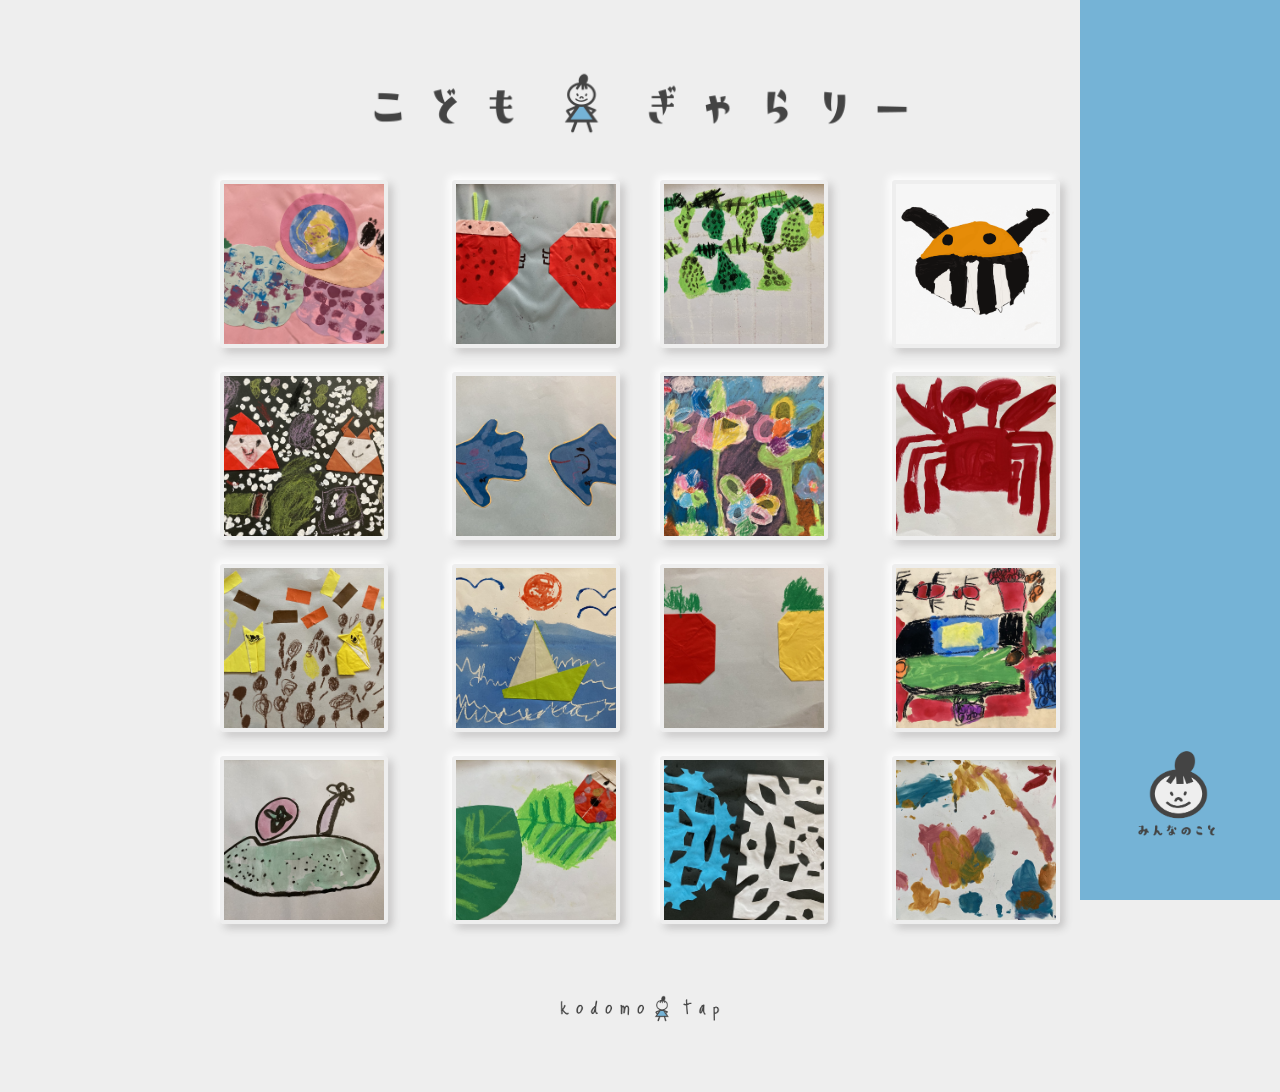
<file: index.html>
<!DOCTYPE html>
<html lang="ja">
<head>
    <meta charset="UTF-8">
    <meta name="viewport" content="width=device-width, initial-scale=1.0">
    <title>こどもぎゃらりー</title>
    <link rel="preconnect" href="https://fonts.googleapis.com">
    <link rel="preconnect" href="https://fonts.gstatic.com" crossorigin>
    <link href="https://fonts.googleapis.com/css2?family=Righteous&family=Roboto&display=swap" rel="stylesheet">
    <link href="https://fonts.googleapis.com/icon?family=Material+Icons"
      rel="stylesheet">
    <link rel="icon" type="image/svg+xml" href="images/favicon2.svg">
    
    <link rel="stylesheet" href="css/style.css">
</head>
<body>
    <div id="mask" class="display-none"></div>
    <main>
        <header>
            <a href="index.html"><h1><img src="images/img_top_title2.png"></h1></a>
        </header>
        <section class="gallery" id="main_container">
            <div class="products">
                <img src="garelly/yuzu_01.jpeg">
            </div>
            <div class="products">
                <img src="garelly/kai_01.jpeg">
            </div>
            <div class="products">
                <img src="garelly/shizuku_04.jpeg">
            </div>
            <div class="products">
                <img src="garelly/yuzu_05.png">
            </div>
            <div class="products">
                <img src="garelly/yuzu_02.jpeg">
            </div>
            <div class="products">
                <img src="garelly/yuzu_03.jpeg">
            </div>
            <div class="products">
                <img src="garelly/shizuku_01.jpeg">
            </div>
            <div class="products">
                <img src="garelly/kai_02.jpeg">
            </div>
            <div class="products">
                <img src="garelly/sumire_01.jpeg">
            </div>
            <div class="products">
                <img src="garelly/shizuku_02.jpeg">
            </div>
            <div class="products">
                <img src="garelly/yuzu_04.jpeg">
            </div>
            <div class="products">
                <img src="garelly/kai_04.jpeg">
            </div>
            <div class="products">
                <img src="garelly/kai_03.jpeg">
            </div>
            <div class="products">
                <img src="garelly/shizuku_03.jpeg">
            </div>
            <div class="products">
                <img src="garelly/kai_05.jpeg">
            </div>
            <div class="products">
                <img src="garelly/shizuku_05.jpeg">
            </div>
        </section>
        <div id="popup" class="display-none">
            <div><span id="close" class="material-icons">highlight_off</span></div>
            <div class="popup-img-container">
                <span id="prev" class="material-icons">chevron_left</span>
                <div id="popup_img">
                    <h2 id="popup_title"><span id="creater_name">だれか</span>のさくひん</h2>
                </div>
                <span id="next" class="material-icons">chevron_right</span>
            </div>
        </div>
        <footer>
            <a href="services.html">
                <img src="images/kodomo_tap.png" width="160">
            </a>
        </footer>
    </main>
    <section class="sub-nav">
        <a href="profile.html">
            <img src="images/icon_profiel.png">
        </a>
    </section>
    <a href="profile.html" class="profiel-icon">
        <img src="images/icon_profiel.png">
    </a>    
    <script src="js/main.js"></script>
</body>
</html>
</file>
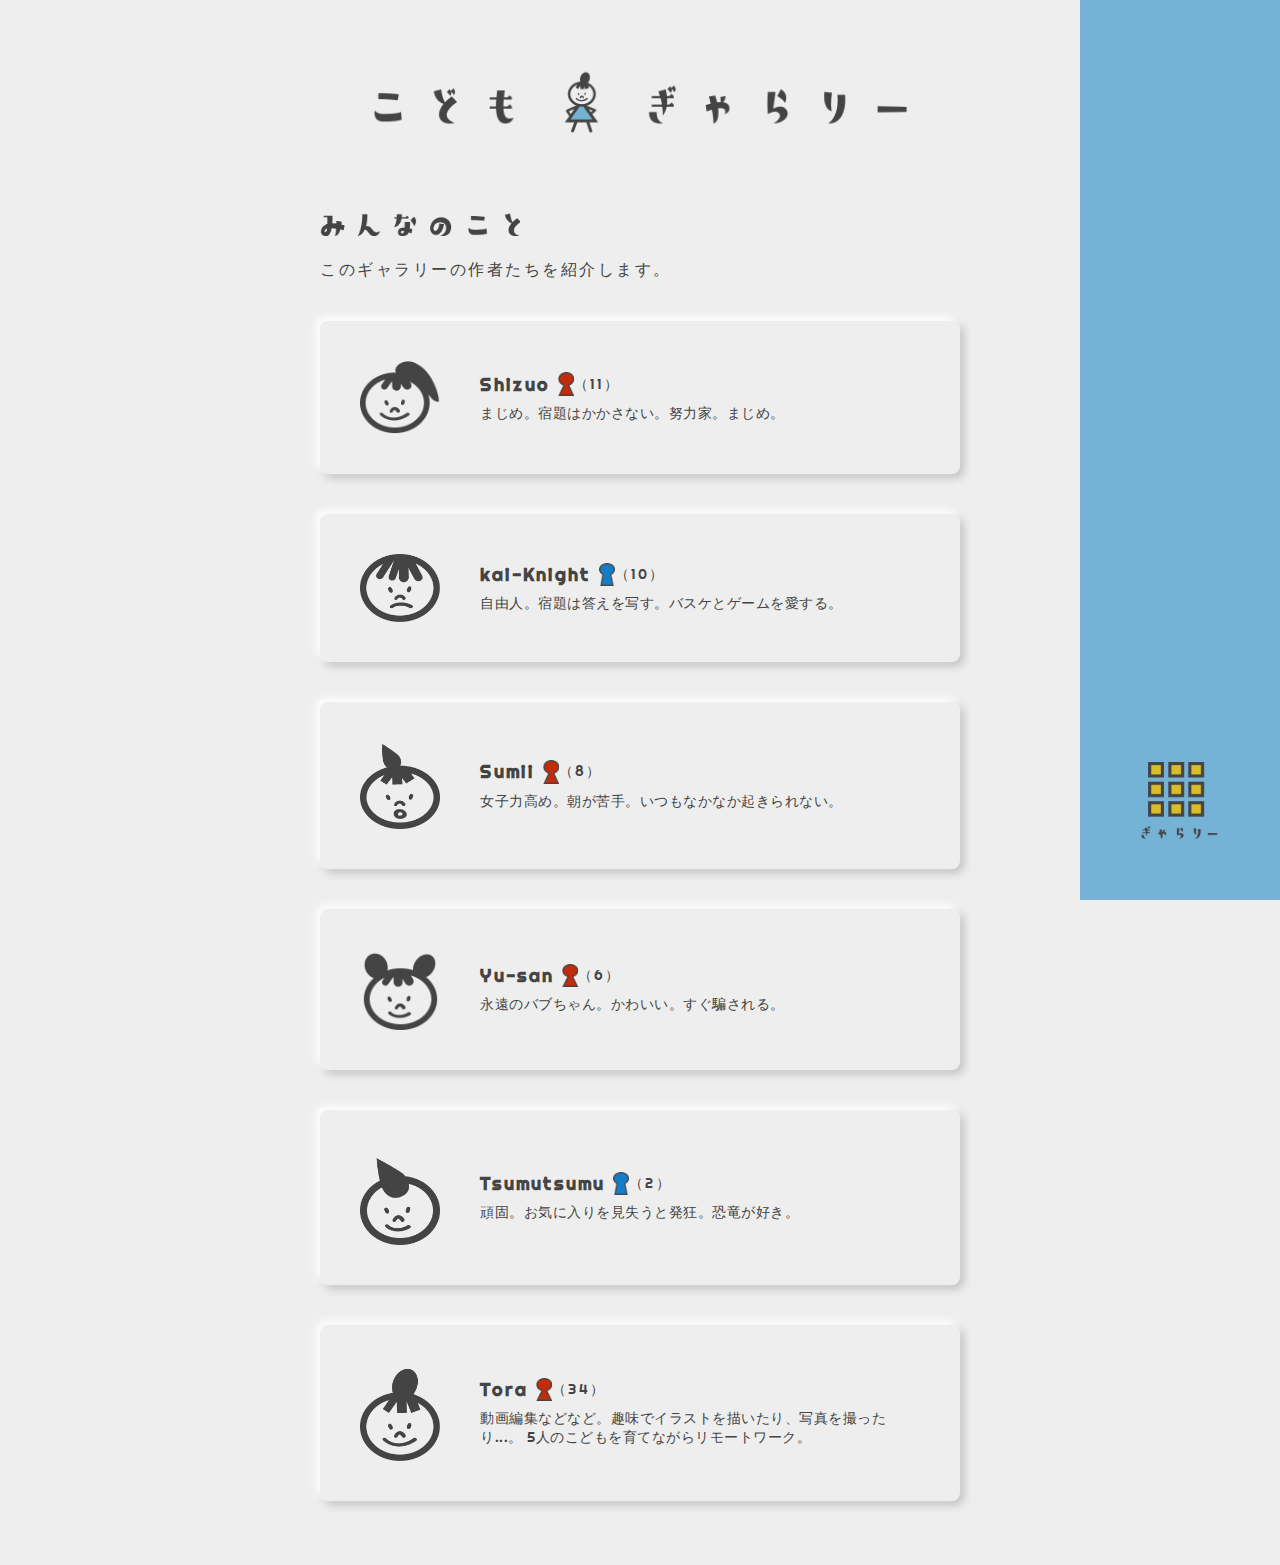
<file: profile.html>
<!DOCTYPE html>
<html lang="ja">
<head>
    <meta charset="UTF-8">
    <meta http-equiv="X-UA-Compatible" content="IE=edge">
    <meta name="viewport" content="width=device-width, initial-scale=1.0">
    <title>こどもぎゃらりー : みんなのこと</title>
    <link rel="preconnect" href="https://fonts.googleapis.com">
    <link rel="preconnect" href="https://fonts.gstatic.com" crossorigin>
    <link href="https://fonts.googleapis.com/css2?family=Righteous&family=Roboto&display=swap" rel="stylesheet">
    <link href="https://fonts.googleapis.com/icon?family=Material+Icons" rel="stylesheet">
    <link rel="stylesheet" href="css/style.css">
</head>
<body>
    <main>
        <header>
            <a href="index.html"><h1><img src="images/img_top_title.png"></h1></a>
        </header>
        <section class="profiles">
            <h2><img src="images/img_profiel_title.png"></h2>
            <p>このギャラリーの作者たちを紹介します。</p>
            <div class="person">
                <img src="images/icon-shizuku.png">
                <div class="desc">
                    <div class="name"><h2>Shizuo</h2><img src="images/icon_woman.png"><p>（11）</p></div>
                    <p>
                        まじめ。宿題はかかさない。努力家。まじめ。
                    </p>
                </div>
            </div>

            <div class="person">
                <img src="images/icon_kai.png">
                <div class="desc">
                    <div class="name"><h2>kai-Knight</h2><img src="images/icon_man.png"><p>（10）</p></div>
                    <p>
                        自由人。宿題は答えを写す。バスケとゲームを愛する。
                    </p>
                </div>
            </div>

            <div class="person">
                <img src="images/icon_sumi.png">
                <div class="desc">
                    <div class="name"><h2>Sumii</h2><img src="images/icon_woman.png"><p>（8）</p></div>
                    <p>
                        女子力高め。朝が苦手。いつもなかなか起きられない。
                    </p>
                </div>
            </div>

            <div class="person">
                <img src="images/icon_yuzu.png">
                <div class="desc">
                    <div class="name"><h2>Yu-san</h2><img src="images/icon_woman.png"><p>（6）</p></div>
                    <p>
                        永遠のバブちゃん。かわいい。すぐ騙される。
                    </p>
                </div>
            </div>

            <div class="person">
                <img src="images/icon_tsumu.png">
                <div class="desc">
                    <div class="name"><h2>Tsumutsumu</h2><img src="images/icon_man.png"><p>（2）</p></div>
                    <p>
                        頑固。お気に入りを見失うと発狂。恐竜が好き。
                    </p>
                </div>
            </div>

            <div class="person">
                <img src="images/icon_mama.png">
                <div class="desc">
                    <div class="name"><h2>Tora</h2><img src="images/icon_woman.png"><p>（34）</p></div>
                    <p>
                        動画編集などなど。趣味でイラストを描いたり、写真を撮ったり...。
                        5人のこどもを育てながらリモートワーク。
                    </p>
                </div>
            </div>
        </section>
    </main>
    <section class="sub-nav">
        <a href="index.html">
            <img src="images/icon_garelly.png">
        </a>
    </section>
    <a href="index.html" class="profiel-icon">
        <img src="images/icon_garelly.png">
    </a>
</body>
</html>
</file>
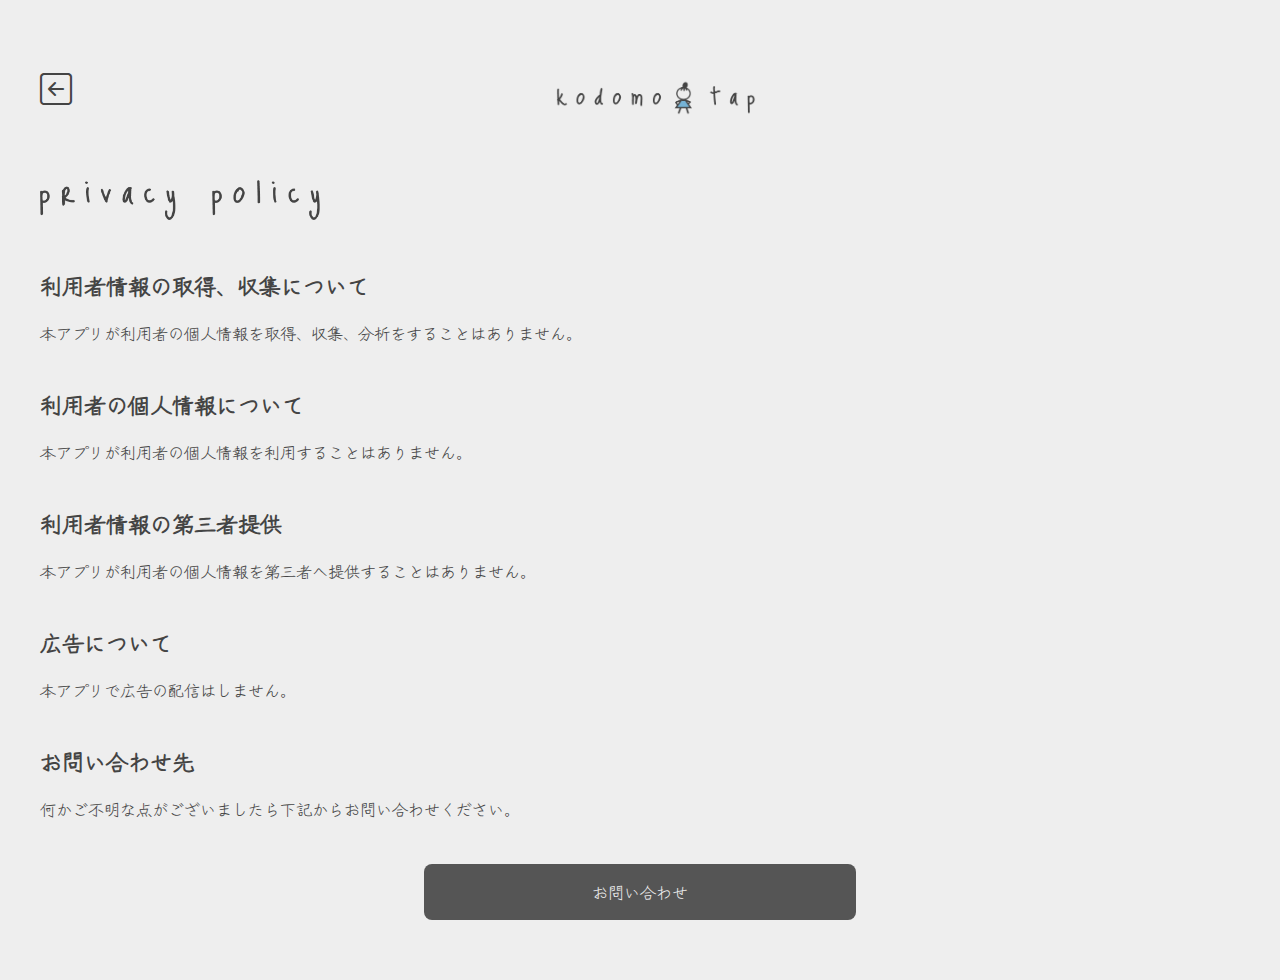
<file: services.html>
<!DOCTYPE html>
<html lang="en">
<head>
    <meta charset="UTF-8">
    <meta http-equiv="X-UA-Compatible" content="IE=edge">
    <meta name="viewport" content="width=device-width, initial-scale=1.0">
    <title>サービス</title>
    <link rel="icon" type="image/svg+xml" href="images/favicon2.svg">
    <link rel="preconnect" href="https://fonts.googleapis.com">
    <link rel="preconnect" href="https://fonts.gstatic.com" crossorigin>
    <link rel="stylesheet" href="https://cdn.jsdelivr.net/npm/bootstrap-icons@1.7.2/font/bootstrap-icons.css">
    <link href="https://fonts.googleapis.com/css2?family=Zen+Kurenaido&display=swap" rel="stylesheet">
    <link rel="stylesheet" href="css/style.css">
</head>
<body>
    <main class="services">
        <div>
            <a href="index.html">
                <i class="bi bi-arrow-left-square back-button"></i>
            </a>
            <h1 class="service-title">
                <img src="images/kodomo_tap.png" width="200">
            </h1>
        </div>
        <section class="privacy">
            <h1>
                <img src="images/privacy policy.png" width="280">
            </h1>
            <h2>利用者情報の取得、収集について</h2>
            <p>本アプリが利用者の個人情報を取得、収集、分析をすることはありません。</p>
            <h2>利用者の個人情報について</h2>
            <p>本アプリが利用者の個人情報を利用することはありません。</p>
            <h2>利用者情報の第三者提供</h2>
            <p>本アプリが利用者の個人情報を第三者へ提供することはありません。</p>
            <h2>広告について</h2>
            <p>本アプリで広告の配信はしません。</p>
            <h2>お問い合わせ先</h2>
            <p>何かご不明な点がございましたら下記からお問い合わせください。</p>
            <a href="https://docs.google.com/forms/d/e/1FAIpQLSetAFN87-lMA1xkzjfFg4NhpKAN0yLopN6ixpKgyQg1NpNlHw/viewform">お問い合わせ</a>
        </section>
    </main>
</body>
</html>
</file>
<file: css/style.css>
body {
    margin: 0;
    font-family: 'Righteous', cursive;
    color: #444;
    display: flex;
}

a {
    text-decoration: none;
    color: #eee;
}

.material-icons {
    user-select: none;
}

main {
    padding: 16px;
    background: #eee;
    min-height: 100vh;
    width: 100%;
    position: relative;
}

main header {
    position: relative;
}

main header h1 {
    text-align:  center;
    margin: 0;
}

main header img {
    width: 320px;
}

.sub-nav {
    display: none;
}

.sub-nav img {
    user-select: none;
}

.profiel-icon {
    position: fixed;
    bottom: 16px;
    right: 16px;
    display: inline-block;
}

.profiel-icon img {
    width: 80px;
    user-select: none;
}

#mask {
    position: fixed;
    inset: 0;
    width: 100vw;
    height: 100vh;
    background: rgba(0, 0, 0, .3);
    z-index: 2;
}

.gallery {
    width: 320px;
    display: flex;
    justify-content: center;
    flex-wrap: wrap;
    margin: 16px auto 0;
}

.gallery .products {
    width: 128px;
    height: 128px;
    overflow: hidden;
    position: relative;
    cursor: pointer;
    border-radius: 4px;
    box-shadow: -4px -4px 8px rgb(255, 255, 255),
                4px 4px 8px rgb(194, 193, 193);
    border: 4px solid #eee;
    transition: all .3s;
    margin-bottom: 24px;
}

.gallery .products:nth-child(odd) {
    margin: 0 24px 0 0;
}

.gallery .products img {
    width: 100%;
    height: 100%;
    position: absolute;
    object-fit: cover;
}

#popup {
    width: 80%;
    color: #eee;
    text-align: center;
    background: #d9bd29;
    position: fixed;
    top: 100px;
    right: 0;
    left: 0;
    margin: auto;
    padding: 16px 8px;
    border-radius: 8px;
    box-shadow: 0 0 16px #666;
}

.display-none {
    display: none;
}

.display-block {
    display: block;
    z-index: 99;
}

.mask-on {
    display: block;
}

#popup > div {
    width: 100%;
    display: flex;
    justify-content: flex-start;
}

#popup .material-icons {
    font-size: 32px;
    padding: 4px;
    cursor: pointer;
}

.popup-img-container {
    width: 100%;
    display: flex;
    align-items: center;
    margin: 0 auto;
}

.popup-img-container #prev {
    position: absolute;
    top: 140px;
    left: 0;
    font-size: 42px;
}

.popup-img-container #next {
    position: absolute;
    top: 140px;
    right: 0;
    font-size: 42px;
}

.popup_img {
    width: 75%;
    border: 8px solid #eee;
    box-sizing: border-box;
    user-select: none;
}

#popup_title {
    font-size: 14px;
    font-weight: normal;
    margin: 8px 0;
}

#popup_title span {
    font-size: 24px;
    letter-spacing: 2px;
    display: block;
}

.profiles {
    width: 320px;
    margin: 8px auto 0;
}

.profiles > h2 {
    margin: 0;
}

.profiles > h2 img {
    width: 140px;
}

.profiles h2 + p {
    letter-spacing: 0.5px;
    margin: 16px 0 0;
}

.profiles .person {
    display: flex;
    justify-content: flex-start;
    align-items: center;
    margin: 24px auto 0;
    padding: 16px 24px;
    border-radius: 8px;
    box-shadow: -4px -4px 8px rgb(255, 255, 255),
                4px 4px 8px rgb(194, 193, 193);
}

.profiles .person > img {
    width: 48px;
    object-fit: contain;
    margin-right: 16px;
}

.profiles .person .name {
    display: flex;
    align-items: center;
}

.profiles .person .name h2 {
    letter-spacing: 1px;
    margin: 0 8px 0 0;
    font-size: 18px;
}

.profiles .person .name p {
    letter-spacing: .5px;
    font-size: 14px;
    margin: 0;
}

.profiles .person .name img {
    width: 12px;
    object-fit: contain;
}

.profiles .person .desc p {
    font-size: 14px;
    letter-spacing: .5px;
    margin: 8px 0 0 0;
}

footer {
    text-align: center;
    margin: 0;
}

.services {
    padding: 40px;
}

.services div {
    display: flex;
    padding: 32px 0 56px;
}

.services > a {
    padding: 0;
}

.services .back-button {
    font-size: 32px;
    color: #444;
    margin-left: auto;
    display: block;
}

.services .service-title {
    text-align: center;
    margin: 0;
    margin-right: auto;
    margin-left: auto;
}

.privacy {
    /* padding: 40px; */
    font-family: 'Zen Kurenaido', sans-serif;
}

.privacy h1 {
    margin: 0 0 40px 0;
}

.privacy h2 {
    font-size: 22px;
}

.privacy p {
    margin-bottom: 40px;
    line-height: 1.8;
}

.privacy a {
    background: #555;
    border-radius: 8px;
    padding: 16px;
    margin: 24px auto 0;
    display: block;
    text-align: center;
    max-width: 400px;
}

.privacy a:hover {
    opacity: 0.8;
}

@media (min-width: 800px) {

    main {
        padding: 64px;
        min-height: 100vh;
        width: 100%;
        position: relative;
    }

    main .service-title {
        padding-top: 0;
    }

    main header img {
        width: 560px;
    }
    
    /* main header .material-icons {
        font-size: 40px;
        font-weight: bold;
        position: absolute;
        left: 0;
        top: 0;
        cursor: pointer;
        padding: 16px;
        transition: box-shadow 0.3s;
        border-radius: 50%;
    } */
    
    /* main header .material-icons:hover {
        box-shadow: -4px -4px 8px #859cbe,
                    4px 4px 8px #4a576b;
    } */
    
    .sub-nav {
        background: #75b3d6;
        width: 200px;
        box-sizing: border-box;
        padding: 40px;
        min-height: 100vh;
        position: fixed;
        top: 0;
        bottom: 0;
        right: 0;
        display: flex;
        align-items: flex-end;
        justify-content: center;
    }
    
    .sub-nav img {
        width: 120px;
        box-sizing: border-box;
        cursor: pointer;
        padding: 16px;
        transition: box-shadow 0.3s;
        border-radius: 20%;
    }
    
    .sub-nav img:hover {
        box-shadow: -4px -4px 8px #84c9f1,
                    4px 4px 8px #5b8ca8;
    }
    
    .gallery {
        width: 840px;
        display: flex;
        justify-content: space-between;
        flex-wrap: wrap;
        margin: 32px auto 0;
    }
    
    .gallery .products {
        width: 160px;
        height: 160px;
    }

    #popup {
        width: 600px;
        color: #eee;
        text-align: center;
        background: #d9bd29;
        position: absolute;
        top: 100px;
        right: 0;
        left: 0;
        margin: auto;
        padding: 24px 32px 32px;
        border-radius: 8px;
        box-shadow: 0 0 16px #666;
    }

    #popup > div {
        width: 100%;
        display: flex;
        justify-content: flex-start;
    }
    
    #popup .material-icons {
        font-size: 48px;
        line-height: 48px;
        border-radius: 50%;
        transition: all .3s;
        cursor: pointer;
    }

    #popup .material-icons:hover {
        box-shadow: -4px -4px 8px #eecf35,
                    4px 4px 8px #bea421;
    }

    .popup_img_container {
        width: 100%;
        display: flex;
        justify-content: space-around;
        align-items: center;
    }
    
    #popup_img {
        width: 100%;
        margin: 0 auto;
    }

    #popup_img img {
        margin-bottom: 16px;
    }

    #popup #prev {
        font-size: 52px;
        top: 260px;
        left: 24px;
    }

    #popup #next {
        font-size: 52px;
        top: 260px;
        right: 24px;
    }

    #popup_title {
        margin: 0;
        font-size: 16px;
        letter-spacing: 1px;
        font-weight: normal;
    }
    
    #popup_title span {
        letter-spacing: 4px;
        font-weight: bold;
        font-size: 32px;
    }

    .profiles {
        width: 640px;
        margin: 64px auto 0;
    }
    
    .profiles > h2 {
        margin: 0;
    }
    
    .profiles > h2 img {
        width: 200px;
    }

    .profiles h2 + p {
        letter-spacing: 2.5px;
        margin: 16px 0 0;
    }
    
    .profiles .person {
        display: flex;
        justify-content: flex-start;
        align-items: center;
        margin: 40px auto 0;
        padding: 40px;
        border-radius: 8px;
        box-shadow: -4px -4px 8px rgb(255, 255, 255),
                    4px 4px 8px rgb(194, 193, 193);
    }

    .profiles .person > img {
        width: 80px;
        margin-right: 40px;
    }
    
    .profiles .person .name {
        display: flex;
        align-items: center;
    }
    
    .profiles .person .name h2 {
        letter-spacing: 2px;
        margin: 0 8px 0 0;
    }

    .profiles .person .name p {
        letter-spacing: 2px;
        margin: 0;
    }
    
    .profiles .person .name img {
        width: 16px;
        object-fit: contain;
    }
    
    .profiles .person p {
        margin: 16px 0 0 0;
    }

    .profile .desc {
        margin-top: 64px;
        display: flex;
        justify-content: center;
        align-items: flex-start;
    }
    
    .profile .desc img {
        margin-right: 40px; 
    }
    
    .profile .desc h2 {
        margin: 0;
        letter-spacing: 2px;
        font-size: 20px;
    }

    .contact {
        background: #eee;
        width: 800px;
        margin: 64px auto 0;
    }

    .profiel-icon {
        display: none;
    }

    footer {
        margin-top: 40px;
    }
}
</file>
